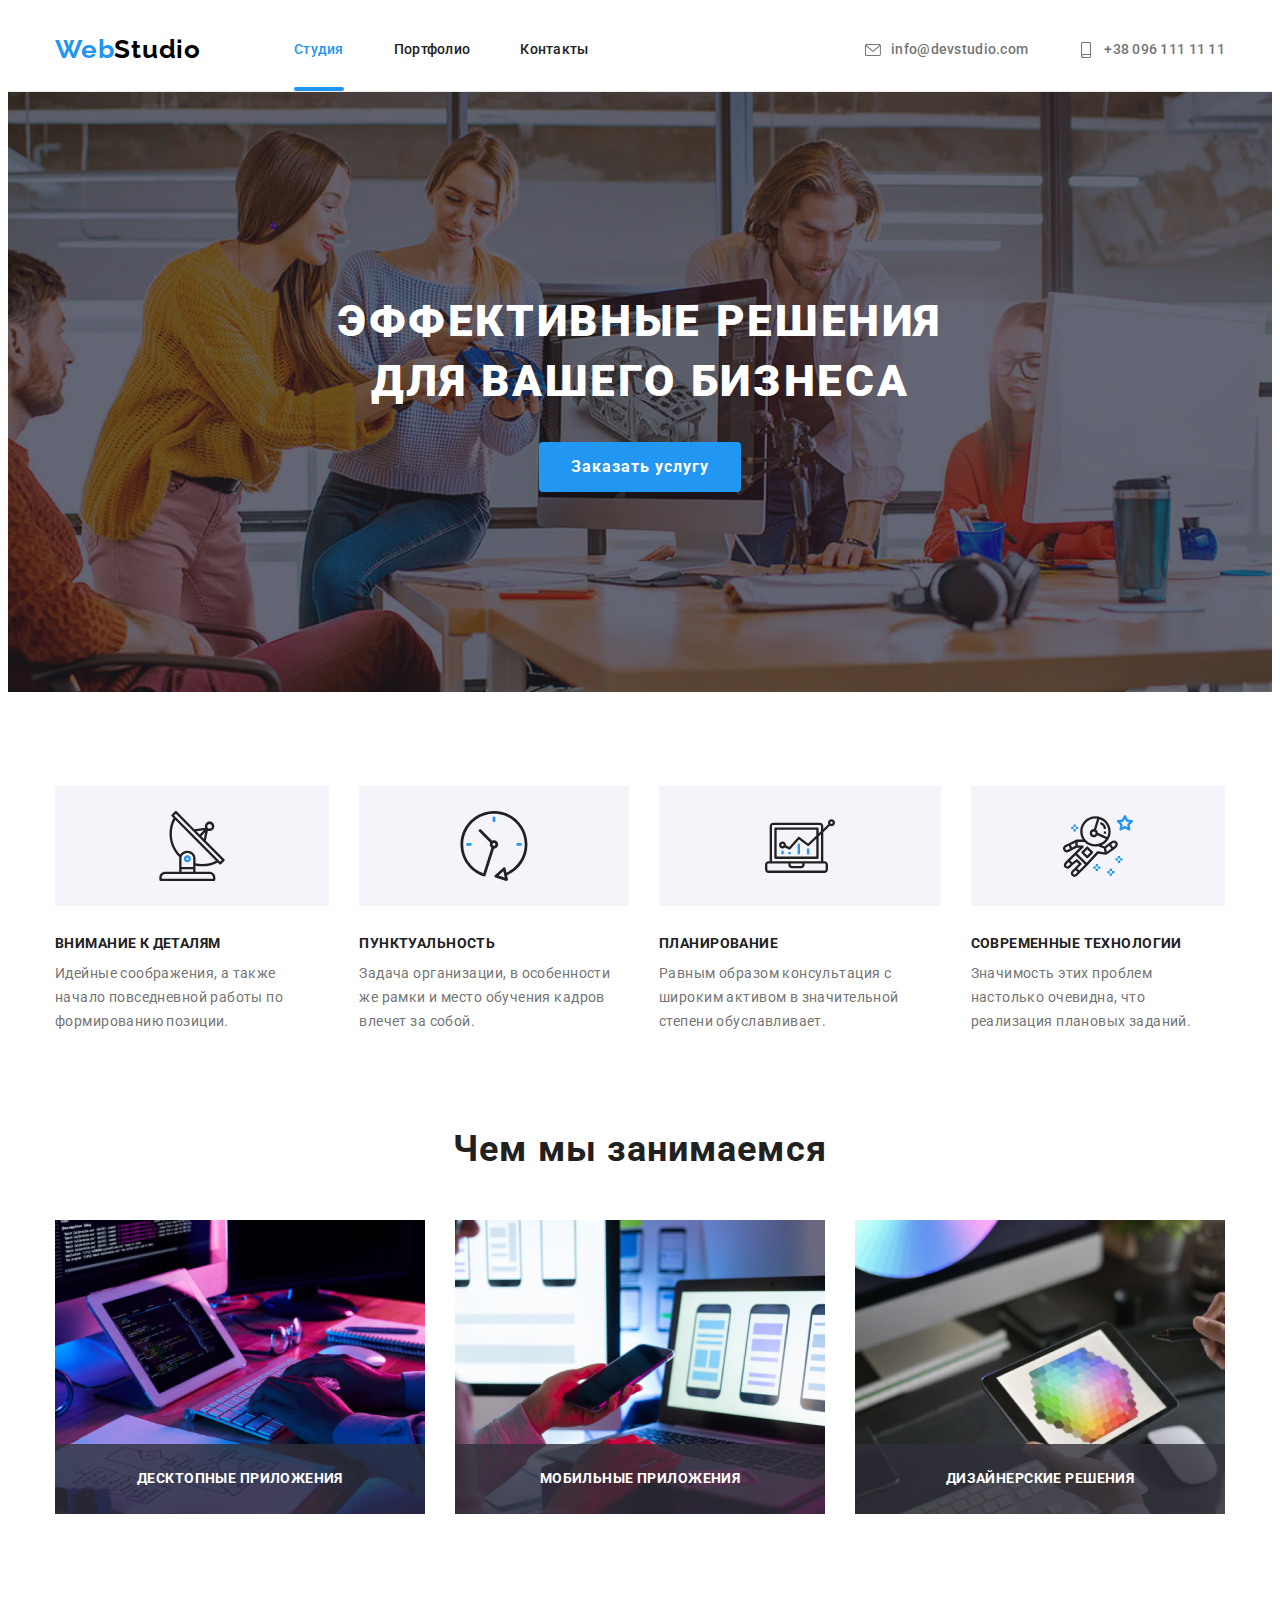
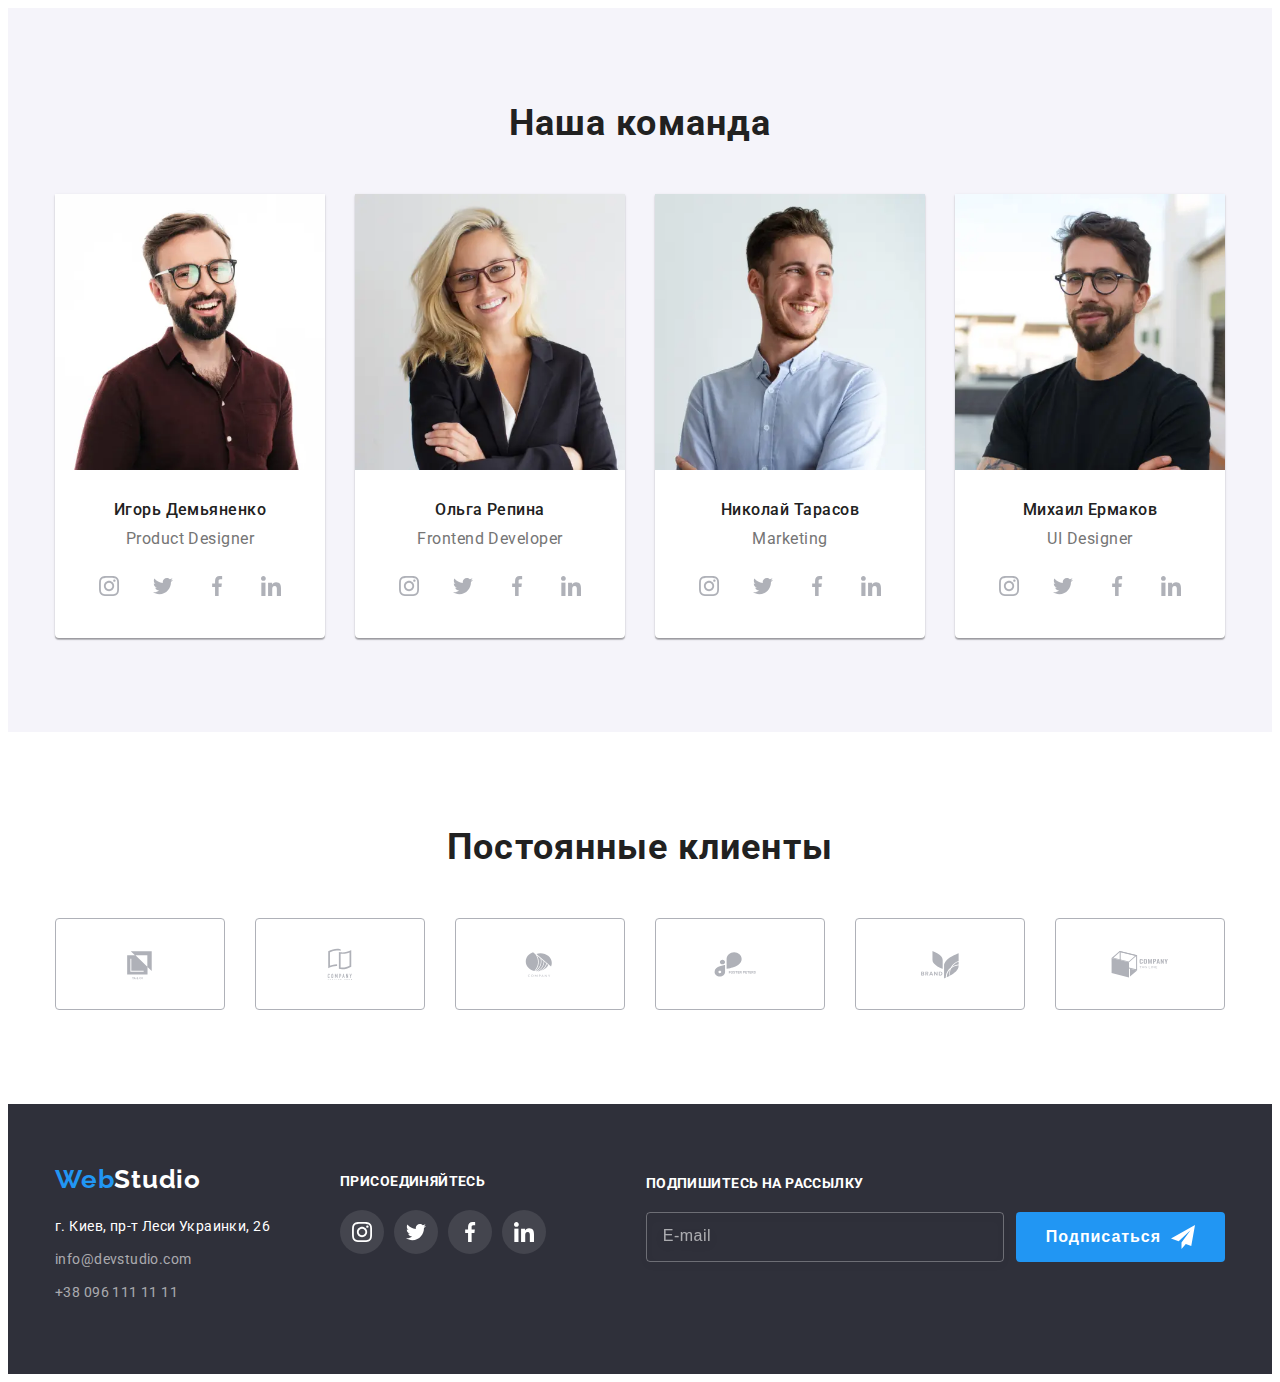
<file: index.html>
<!DOCTYPE html>
<html lang="ru">
  <head>
    <meta charset="UTF-8" />
    <meta http-equiv="X-UA-Compatible" content="IE=edge" />
    <meta name="viewport" content="width=device-width, initial-scale=1.0" />
    <title>Document</title>
    <link
      href="https://fonts.googleapis.com/css2?family=Raleway:wght@700&family=Roboto:wght@400;500;700;900&display=swap"
      rel="stylesheet"
    />
    <link
      rel="stylesheet"
      href="https://cdnjs.cloudflare.com/ajax/libs/modern-normalize/1.1.0/modern-normalize.min.css"
      integrity="sha512-wpPYUAdjBVSE4KJnH1VR1HeZfpl1ub8YT/NKx4PuQ5NmX2tKuGu6U/JRp5y+Y8XG2tV+wKQpNHVUX03MfMFn9Q=="
      crossorigin="anonymous"
      referrerpolicy="no-referrer"
    />
    <link rel="stylesheet" href="./css/main.min.css" />
  </head>
  <body>
    <header class="header">
      <div class="container header__container">
        <a lang="en" href="./index.html" class="logo"
          ><span class="logo__theme_blue">Web</span>Studio</a
        >
        <nav>
          <ul class="site-nav">
            <li class="site-nav__item">
              <a href="./index.html" class="site-nav__link site-nav__link_current">Студия</a>
            </li>
            <li class="site-nav__item">
              <a href="./portfolio.html" class="site-nav__link">Портфолио</a>
            </li>
            <li class="site-nav__item">
              <a href="" class="site-nav__link">Контакты</a>
            </li>
          </ul>
        </nav>
        <ul class="auth-nav">
          <li class="auth-nav__item">
            <a href="mailto:info@devstudio.com" class="auth-nav__link"
              >
              <svg class="auth-nav__icon" width="16" height="16">
                <use href="./images/icons.svg#icon-letter"></use>
              </svg>info@devstudio.com  
            </a>
          </li>
          <li class="auth-nav__item">
            <a href="tel:+380961111111" class="auth-nav__link"
              >
              <svg class="auth-nav__icon" width="16" height="16">
                <use href="./images/icons.svg#icon-smartphone"></use>
              </svg>+38 096 111 11 11
            </a>
          </li>
        </ul>
        <button type="button" class="mobile-menu-btn" data-menu-open>
          <svg width="40" height="40" class="mobile-menu-btn__icon">
            <use href="./images/icons.svg#icon-menu"></use>
          </svg>
        </button>
      </div>
      <div class="mobile-menu" data-menu>
        <div class="container mobile-menu__container">
        <button type="button" class="mobile-menu__close-btn" data-menu-close>
          <svg width="40" height="40" class="mobile-menu__close-icon">
            <use href="./images/icons.svg#icon-close_40px"></use>
          </svg>
        </button>
        <nav>
          <ul class="mobile-menu__nav">
            <li class="mobile-menu__item">
              <a href="./index.html" class="mobile-menu__link mobile-menu__link_current">Студия</a>
            </li>
            <li class="mobile-menu__item">
              <a href="./portfolio.html" class="mobile-menu__link">Портфолио</a>
            </li>
            <li class="mobile-menu__item">
              <a href="" class="mobile-menu__link">Контакты</a>
            </li>
          </ul>
        </nav>
        <ul class="mobile-menu__auth-nav">
          <li class="mobile-menu__auth-nav-item">
            <a href="tel:+380961111111" class="mobile-menu__tel"
              >+38 096 111 11 11
            </a>
          </li>
          <li class="mobile-menu__auth-nav-item">
            <a href="mailto:info@devstudio.com" class="mobile-menu__mail"
              >info@devstudio.com  
            </a>
          </li>
        </ul>
        <ul class="mobile-menu__social">
          <li class="mobile-menu__social-item"><a href="" class="mobile-menu__social-link">Instagram</a></li>
          <li class="mobile-menu__social-item"><a href="" class="mobile-menu__social-link">Twitter</a></li>
          <li class="mobile-menu__social-item"><a href="" class="mobile-menu__social-link">Facebook</a></li>
          <li class="mobile-menu__social-item"><a href="" class="mobile-menu__social-link">LinkedIn</a></li>
        </ul>
      </div>
      </div>
    </header>
    <main>
      <section class="hero">
        <div class="container">
          <h1 class="hero__title">
            Эффективные решения <br />
            для вашего бизнеса
          </h1>
          <button class="hero__btn" type="button" data-modal-open>Заказать услугу</button>
        </div>
      </section>
      <section class="section">
        <div class="container about__container">
          <h2 class="visually-hidden">Наши преимущества</h2>
          <ul class="about">
            <li class="about__item">
              <div class="about__box">
                <svg width="70" height="70">
                  <use href="./images/icons.svg#icon-antenna"></use>
                </svg>
              </div>
              <h3 class="about__title">Внимание к деталям</h3>
              <p class="about__text">
                Идейные соображения, а также начало повседневной работы по
                формированию позиции.
              </p>
            </li>
            <li class="about__item">
               <div class="about__box">
                <svg width="70" height="70">
                  <use href="./images/icons.svg#icon-clock"></use>
                </svg>
              </div>
              <h3 class="about__title">Пунктуальность</h3>
              <p class="about__text">
                Задача организации, в особенности же рамки и место обучения
                кадров влечет за собой.
              </p>
            </li>
            <li class="about__item">
               <div class="about__box">
                <svg width="70" height="70">
                  <use href="./images/icons.svg#icon-diagram"></use>
                </svg>
              </div>
              <h3 class="about__title">Планирование</h3>
              <p class="about__text">
                Равным образом консультация с широким активом в значительной
                степени обуславливает.
              </p>
            </li>
            <li class="about__item">
               <div class="about__box">
                <svg width="70" height="70">
                  <use href="./images/icons.svg#icon-astronaut"></use>
                </svg>
              </div>
              <h3 class="about__title">Современные технологии</h3>
              <p class="about__text">
                Значимость этих проблем настолько очевидна, что реализация
                плановых заданий.
              </p>
            </li>
          </ul>
        </div>
      </section>
      <section class="section section_no-padding-top">
        <div class="container work__container">
          <h2 class="work__title">Чем мы занимаемся</h2>
          <ul class="work">
            <li class="work__item">
              <img src="./images/img.jpg" width="370" alt="Набор кода" />
              <h3 class="work__product">Десктопные приложения</h3>
            </li>
            <li class="work__item">
              <img src="./images/img2.jpg" width="370" alt="Мобильный дизайн" />
              <h3 class="work__product">Мобильные приложения</h3>
            </li>
            <li class="work__item">
              <img src="./images/img3.jpg" width="370" alt="Выбор цвета" />
              <h3 class="work__product">Дизайнерские решения</h3>
            </li>
          </ul>
        </div>
      </section>
      <section class="section section_padding_bc">
        <div class="container team__container">
          <h2 class="team__title">Наша команда</h2>
          <ul class="team">
            <li class="team__item">
              <picture>
                <source srcset="./images/employee1.webp 1x, ./images/employee1@2x.webp 2x" media="(min-width: 1200px)" type="image/webp">
                <source srcset="./images/employee1.jpg 1x, ./images/employee1@2x.jpg 2x" media="(min-width: 1200px)">
                <source srcset="./images/employee1.webp 1x, ./images/employee1@2x.webp 2x" media="(min-width: 768px)" type="image/webp">
                <source srcset="./images/employee1.jpg 1x, ./images/employee1@2x.jpg 2x" media="(min-width: 768px)">
                <source srcset="./images/employee1.webp 1x, ./images/employee1@2x.webp 2x" media="(max-width: 767px)" type="image/webp">
                <source srcset="./images/employee1.jpg 1x, ./images/employee1@2x.jpg 2x" media="(max-width: 767px)">
              <img class="team__img" src="./images/employee1.jpg" alt="Игорь Демьяненко" />
              </picture>
              <div class="team__box">
                <h3 class="team__name">Игорь Демьяненко</h3>
                <p class="team__position" lang="en">Product Designer</p>
                <ul class="social">
                  <li class="social__item">
                    <a href="" class="social__link">
                      <svg class="social__icon" width="20" height="20">
                        <use href="./images/icons.svg#icon-insta"></use>
                      </svg>
                    </a>
                  </li>
                  <li class="social__item">
                    <a href="" class="social__link">
                      <svg class="social__icon" width="20" height="20">
                        <use href="./images/icons.svg#icon-twitter"></use>
                      </svg>
                    </a>
                  </li>
                  <li class="social__item">
                    <a href="" class="social__link">
                      <svg class="social__icon" width="20" height="20">
                        <use href="./images/icons.svg#icon-facebook"></use>
                      </svg>
                    </a>
                  </li>
                  <li class="social__item">
                    <a href="" class="social__link">
                      <svg class="social__icon" width="20" height="20">
                        <use href="./images/icons.svg#icon-linkedin"></use>
                      </svg>
                    </a>
                  </li>
                </ul>
              </div>
              </li>
            <li class="team__item">
              <picture>
                <source srcset="./images/employee2.webp 1x, ./images/employee2@2x.webp 2x" media="(min-width: 1200px)" type="image/webp">
                <source srcset="./images/employee2.jpg 1x, ./images/employee2@2x.jpg 2x" media="(min-width: 1200px)">
                <source srcset="./images/employee2.webp 1x, ./images/employee2@2x.webp 2x" media="(min-width: 768px)" type="image/webp">
                <source srcset="./images/employee2.jpg 1x, ./images/employee2@2x.jpg 2x" media="(min-width: 768px)">
                <source srcset="./images/employee2.webp 1x, ./images/employee2@2x.webp 2x" media="(max-width: 767px)" type="image/webp">
                <source srcset="./images/employee2.jpg 1x, ./images/employee2@2x.jpg 2x" media="(max-width: 767px)">
              <img class="team__img" src="./images/employee2.jpg" alt="Ольга Репина" />
              </picture>
              <div class="team__box">
                <h3 class="team__name">Ольга Репина</h3>
                <p class="team__position" lang="en">Frontend Developer</p>
                <ul class="social">
                  <li class="social__item">
                    <a href="" class="social__link">
                      <svg class="social__icon" width="20" height="20">
                        <use href="./images/icons.svg#icon-insta"></use>
                      </svg>
                    </a>
                  </li>
                  <li class="social__item">
                    <a href="" class="social__link">
                      <svg class="social__icon" width="20" height="20">
                        <use href="./images/icons.svg#icon-twitter"></use>
                      </svg>
                    </a>
                  </li>
                  <li class="social__item">
                    <a href="" class="social__link">
                      <svg class="social__icon" width="20" height="20">
                        <use href="./images/icons.svg#icon-facebook"></use>
                      </svg>
                    </a>
                  </li>
                  <li class="social__item">
                    <a href="" class="social__link">
                      <svg class="social__icon" width="20" height="20">
                        <use href="./images/icons.svg#icon-linkedin"></use>
                      </svg>
                    </a>
                  </li>
                </ul>
              </div>
            </li>
            <li class="team__item">
              <picture>
                <source srcset="./images/employee3.webp 1x, ./images/employee3@2x.webp 2x" media="(min-width: 1200px)" type="image/webp">
                <source srcset="./images/employee3.jpg 1x, ./images/employee3@2x.jpg 2x" media="(min-width: 1200px)">
                <source srcset="./images/employee3.webp 1x, ./images/employee3@2x.webp 2x" media="(min-width: 768px)" type="image/webp">
                <source srcset="./images/employee3.jpg 1x, ./images/employee3@2x.jpg 2x" media="(min-width: 768px)">
                <source srcset="./images/employee3.webp 1x, ./images/employee3@2x.webp 2x" media="(max-width: 767px)" type="image/webp">
                <source srcset="./images/employee3.jpg 1x, ./images/employee3@2x.jpg 2x" media="(max-width: 767px)">
              <img class="team__img" src="./images/employee3.jpg" alt="Николай Тарасов" />
              </picture>
              <div class="team__box">
                <h3 class="team__name">Николай Тарасов</h3>
                <p class="team__position" lang="en">Marketing</p>
                <ul class="social">
                  <li class="social__item">
                    <a href="" class="social__link">
                      <svg class="social__icon" width="20" height="20">
                        <use href="./images/icons.svg#icon-insta"></use>
                      </svg>
                    </a>
                  </li>
                  <li class="social__item">
                    <a href="" class="social__link">
                      <svg class="social__icon" width="20" height="20">
                        <use href="./images/icons.svg#icon-twitter"></use>
                      </svg>
                    </a>
                  </li>
                  <li class="social__item">
                    <a href="" class="social__link">
                      <svg class="social__icon" width="20" height="20">
                        <use href="./images/icons.svg#icon-facebook"></use>
                      </svg>
                    </a>
                  </li>
                  <li class="social__item">
                    <a href="" class="social__link">
                      <svg class="social__icon" width="20" height="20">
                        <use href="./images/icons.svg#icon-linkedin"></use>
                      </svg>
                    </a>
                  </li>
                </ul>
              </div>
            </li>
            <li class="team__item">
              <picture>
                <source srcset="./images/employee4.webp 1x, ./images/employee4@2x.webp 2x" media="(min-width: 1200px)" type="image/webp">
                <source srcset="./images/employee4.jpg 1x, ./images/employee4@2x.jpg 2x" media="(min-width: 1200px)">
                <source srcset="./images/employee4.webp 1x, ./images/employee4@2x.webp 2x" media="(min-width: 768px)" type="image/webp">
                <source srcset="./images/employee4.jpg 1x, ./images/employee4@2x.jpg 2x" media="(min-width: 768px)">
                <source srcset="./images/employee4.webp 1x, ./images/employee4@2x.webp 2x" media="(max-width: 767px)" type="image/webp">
                <source srcset="./images/employee4.jpg 1x, ./images/employee4@2x.jpg 2x" media="(max-width: 767px)">
              <img class="team__img" src="./images/employee4.jpg" alt="Михаил Ермаков" />
              </picture>
              <div class="team__box">
                <h3 class="team__name">Михаил Ермаков</h3>
                <p class="team__position" lang="en">UI Designer</p>
                <ul class="social">
                  <li class="social__item">
                    <a href="" class="social__link">
                      <svg class="social__icon" width="20" height="20">
                        <use href="./images/icons.svg#icon-insta"></use>
                      </svg>
                    </a>
                  </li>
                  <li class="social__item">
                    <a href="" class="social__link">
                      <svg class="social__icon" width="20" height="20">
                        <use href="./images/icons.svg#icon-twitter"></use>
                      </svg>
                    </a>
                  </li>
                  <li class="social__item">
                    <a href="" class="social__link">
                      <svg class="social__icon" width="20" height="20">
                        <use href="./images/icons.svg#icon-facebook"></use>
                      </svg>
                    </a>
                  </li>
                  <li class="social__item">
                    <a href="" class="social__link">
                      <svg class="social__icon" width="20" height="20">
                        <use href="./images/icons.svg#icon-linkedin"></use>
                      </svg>
                    </a>
                  </li>
                </ul>
              </div>
            </li>
          </ul>
        </div>
      </section>
      <section class="section">
        <div class="container companies__container">
        <h2 class="companies__title">Постоянные клиенты</h2>
        <ul class="companies">
          <li class="companies__item">
            <a href="" class="companies__link">
              <svg class="companies__icon" width="106" height="60">
                <use href="./images/icons.svg#icon-logo"></use>
              </svg>
            </a>
          </li>
          <li class="companies__item">
            <a href="" class="companies__link">
              <svg class="companies__icon" width="106" height="60">
                <use href="./images/icons.svg#icon-logo2"></use>
              </svg>
            </a>
          </li>
          <li class="companies__item">
            <a href="" class="companies__link">
              <svg class="companies__icon" width="106" height="60">
                <use href="./images/icons.svg#icon-logo3"></use>
              </svg>
            </a>
          </li>
          <li class="companies__item">
            <a href="" class="companies__link">
              <svg class="companies__icon" width="106" height="60">
                <use href="./images/icons.svg#icon-logo4"></use>
              </svg>
            </a>
          </li>
          <li class="companies__item">
            <a href="" class="companies__link">
              <svg class="companies__icon" width="106" height="60">
                <use href="./images/icons.svg#icon-logo5"></use>
              </svg>
            </a>
          </li>
          <li class="companies__item">
            <a href="" class="companies__link">
              <svg class="companies__icon" width="106" height="60">
                <use href="./images/icons.svg#icon-logo6"></use>
              </svg>
            </a>
          </li>
        </ul>
        </div>
      </section>
    </main>
    <footer class="footer">
      <div class="container footer__container">
        <div class="footer__wrapper">
        <div class="footer__box">
        <a lang="en" href="./index.html" class="footer__logo"
          ><span class="logo__theme_blue">Web</span>Studio</a
        >
        <address class="address">
          <ul>
            <li class="address__item">
              <a
                class="address__link"
                href="https://goo.gl/maps/EzLzW8RFUtjxbbLT6"
                target="_blank"
                rel="noreferrer nofollow noopener"
              >
                г. Киев, пр-т Леси Украинки, 26
              </a>
            </li>
            <li class="address__item">
              <a href="mailto:info@devstudio.com" class="address__contact"
                >info@devstudio.com</a
              >
            </li>
            <li class="address__item">
              <a href="tel:+380961111111" class="address__contact"
                >+38 096 111 11 11</a
              >
            </li>
          </ul>
        </address>
        </div>
        <div class="footer__embed">
        <p class="footer__appeal">Присоединяйтесь</p>
        <ul class="footer__social">
          <li class="footer__social-item"><a href="" class="footer__social-link">
            <svg class="footer__social-icon" width="20" height="20">
              <use href="./images/icons.svg#icon-insta"></use>
            </svg>
          </a></li>
          <li class="footer__social-item"><a href="" class="footer__social-link">
             <svg class="footer__social-icon" width="20" height="20">
              <use href="./images/icons.svg#icon-twitter"></use>
            </svg>
          </a></li>
          <li class="footer__social-item"><a href="" class="footer__social-link">
             <svg class="footer__social-icon" width="20" height="20">
              <use href="./images/icons.svg#icon-facebook"></use>
            </svg>
          </a></li>
          <li class="footer__social-item"><a href="" class="footer__social-link">
             <svg class="footer__social-icon" width="20" height="20">
              <use href="./images/icons.svg#icon-linkedin"></use>
            </svg>
          </a></li>
        </ul>
        </div>
      </div>
        <div class="footer__subscription">
          <p class="footer__appeal">Подпишитесь на рассылку</p>
          <form class="footer__wrap-form">
            <label>
              <input name="user_email" class="footer__input" type="email" placeholder="E-mail" required/>
            </label>
            <button type="submit" class="footer__submit-btn">Подписаться
              <svg width=24 height=24>
                <use href="./images/icons.svg#icon-send"></use>
              </svg>
            </button>
          </form>
        </div>
      </div>
    </footer>

    <div class="backdrop is-hidden" data-modal>
      <div class="modal">
        <button type="button" class="modal__close-btn" data-modal-close>
          <svg class="modal__close-icon" width="11" height="11">
            <use href="./images/icons.svg#close-icon"></use>
          </svg>
        </button>
        <strong class="contact__appeal">Оставьте свои данные, мы вам перезвоним</strong>
        <form>
          <label class="contact__form">
            <span class="contact__name">Имя</span>
            <span class="contact__form-wrapper">
            <input name="user_name" class="contact__input" type="text" required>
            <svg class="contact__icon">
              <use href="./images/icons.svg#icon-person"></use>
            </svg>
          </span>
          </label>
          <label class="contact__form">
            <span class="contact__name">Телефон</span>
            <span class="contact__form-wrapper">
            <input name="user_phone" class="contact__input" type="tel" required>
            <svg class="contact__icon">
              <use href="./images/icons.svg#icon-phone"></use>
            </svg>
          </span>
          </label>
          <label class="contact__form">
            <span class="contact__name">Почта</span>
            <span class="contact__form-wrapper">
            <input name="user_mail" class="contact__input" type="email">
            <svg class="contact__icon">
              <use href="./images/icons.svg#icon-email"></use>
            </svg>
          </span>
          </label>
          <label class="contact__area">
            <span class="contact__name">Комментарий</span>
            <textarea name="user_message" class="contact__message" placeholder="Введите текст" required></textarea>
          </label>
          <div class="contact__checkbox-wrapper">
            <input name="accept-polisy" type="checkbox" class="contact__checkbox visually-hidden" id="contact__checkbox-policy">
            <label for="contact__checkbox-policy" class="contact__checkbox-label">Соглашаюсь с рассылкой и принимаю&nbsp;<a href="">Условия договора</a></label>
          </div>
          <button type="submit" class="contact__submit-btn">Отправить</button>
        </form>
      </div>
    </div>
    <script src="./js/modal.js"></script>
    <script src="./js/menu.js"></script>
  </body>
</html>
</file>
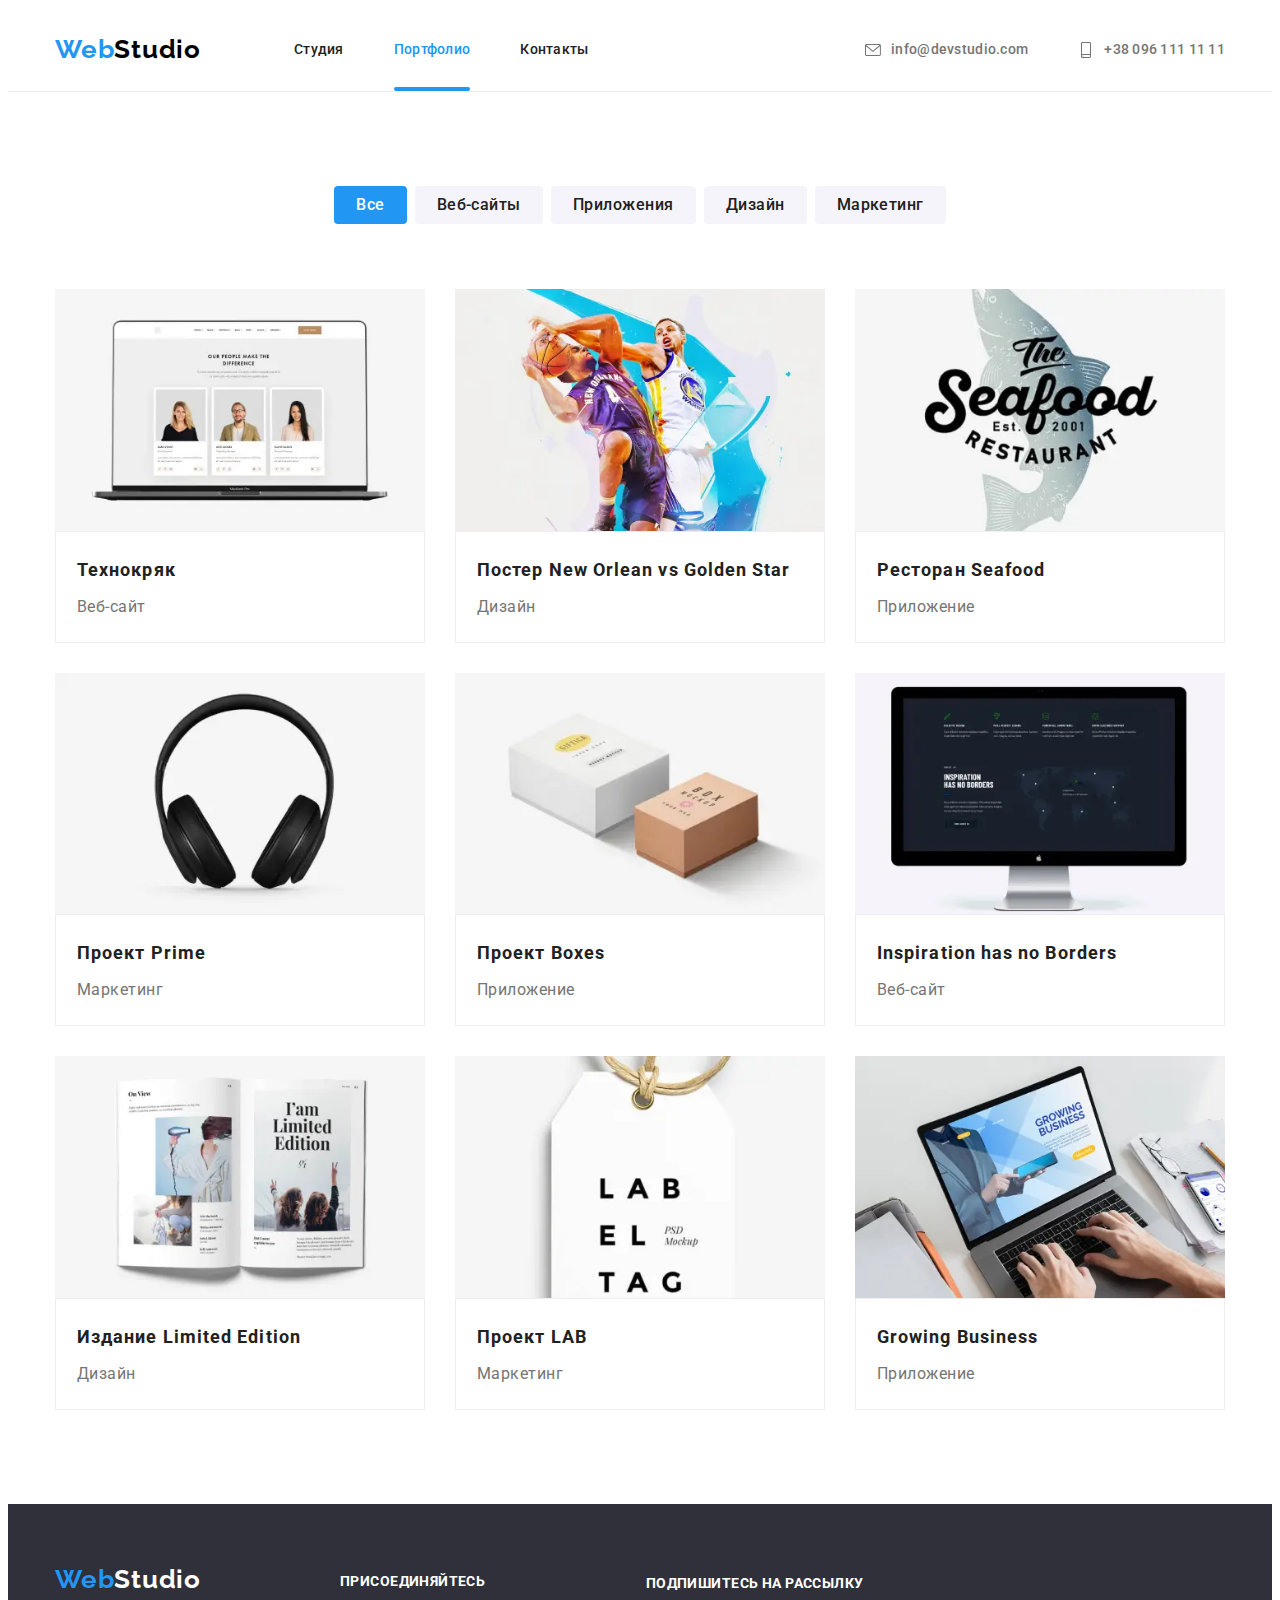
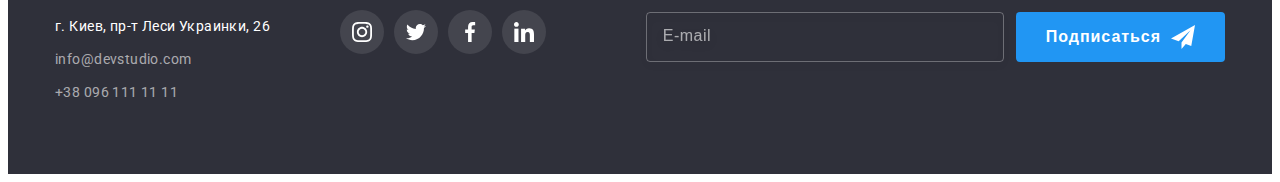
<file: portfolio.html>
<!DOCTYPE html>
<html lang="ru">
  <head>
    <meta charset="UTF-8" />
    <meta http-equiv="X-UA-Compatible" content="IE=edge" />
    <meta name="viewport" content="width=device-width, initial-scale=1.0" />
    <title>Document</title>
    <link
      href="https://fonts.googleapis.com/css2?family=Raleway:wght@700&family=Roboto:wght@400;500;700;900&display=swap"
      rel="stylesheet"
    />
    <link
      rel="stylesheet"
      href="https://cdnjs.cloudflare.com/ajax/libs/modern-normalize/1.1.0/modern-normalize.min.css"
      integrity="sha512-wpPYUAdjBVSE4KJnH1VR1HeZfpl1ub8YT/NKx4PuQ5NmX2tKuGu6U/JRp5y+Y8XG2tV+wKQpNHVUX03MfMFn9Q=="
      crossorigin="anonymous"
      referrerpolicy="no-referrer"
    />
    <link rel="stylesheet" href="./css/main.min.css" />
  </head>
  <body>
    <header class="header">
      <div class="container header__container">
        <a lang="en" href="./index.html" class="logo"
          ><span class="logo__theme_blue">Web</span>Studio</a
        >
        <nav>
          <ul class="site-nav">
            <li class="site-nav__item">
              <a href="./index.html" class="site-nav__link">Студия</a>
            </li>
            <li class="site-nav__item">
              <a href="./portfolio.html" class="site-nav__link site-nav__link_current">Портфолио</a>
            </li>
            <li class="site-nav__item">
              <a href="" class="site-nav__link">Контакты</a>
            </li>
          </ul>
        </nav>
        <ul class="auth-nav">
          <li class="auth-nav__item auth-nav__item_mail">
            <a href="mailto:info@devstudio.com" class="auth-nav__link"
              >
              <svg class="auth-nav__icon" width="16" height="16">
                <use href="./images/icons.svg#icon-letter"></use>
              </svg>info@devstudio.com  
            </a>
          </li>
          <li class="auth-nav__item auth-nav__item_tel">
            <a href="tel:+380961111111" class="auth-nav__link"
              >
              <svg class="auth-nav__icon" width="16" height="16">
                <use href="./images/icons.svg#icon-smartphone"></use>
              </svg>+38 096 111 11 11
            </a>
          </li>
        </ul>
        <button type="button" class="mobile-menu-btn" data-menu-open>
          <svg width="40" height="40" class="mobile-menu-btn__icon">
            <use href="./images/icons.svg#icon-menu"></use>
          </svg>
        </button>
      </div>
      <div class="mobile-menu" data-menu>
        <div class="container mobile-menu__container">
        <button type="button" class="mobile-menu__close-btn" data-menu-close>
          <svg width="40" height="40" class="mobile-menu__close-icon">
            <use href="./images/icons.svg#icon-close_40px"></use>
          </svg>
        </button>
        <nav>
          <ul class="mobile-menu__nav">
            <li class="mobile-menu__item">
              <a href="./index.html" class="mobile-menu__link">Студия</a>
            </li>
            <li class="mobile-menu__item">
              <a href="./portfolio.html" class="mobile-menu__link mobile-menu__link_current">Портфолио</a>
            </li>
            <li class="mobile-menu__item">
              <a href="" class="mobile-menu__link">Контакты</a>
            </li>
          </ul>
        </nav>
        <ul class="mobile-menu__auth-nav">
          <li class="mobile-menu__auth-nav-item">
            <a href="tel:+380961111111" class="mobile-menu__tel"
              >+38 096 111 11 11
            </a>
          </li>
          <li class="mobile-menu__auth-nav-item">
            <a href="mailto:info@devstudio.com" class="mobile-menu__mail"
              >info@devstudio.com  
            </a>
          </li>
        </ul>
        <ul class="mobile-menu__social">
          <li class="mobile-menu__social-item"><a href="" class="mobile-menu__social-link">Instagram</a></li>
          <li class="mobile-menu__social-item"><a href="" class="mobile-menu__social-link">Twitter</a></li>
          <li class="mobile-menu__social-item"><a href="" class="mobile-menu__social-link">Facebook</a></li>
          <li class="mobile-menu__social-item"><a href="" class="mobile-menu__social-link">LinkedIn</a></li>
        </ul>
      </div>
      </div>
    </header>
    <main>
      <section class="section">
        <div class="container portfolio__container">
          <h1 class="visually-hidden">Примеры работ</h1>
          <ul class="portfolio__btn">
            <li class="overbtn">
              <button class="overbtn-item overbtn-item-main" type="button">Все</button>
            </li>
            <li class="overbtn">
              <button class="overbtn-item" type="button">Веб-сайты</button>
            </li>
            <li class="overbtn">
              <button class="overbtn-item" type="button">Приложения</button>
            </li>
            <li class="overbtn">
              <button class="overbtn-item" type="button">Дизайн</button>
            </li>
            <li class="overbtn">
              <button class="overbtn-item" type="button">Маркетинг</button>
            </li>
          </ul>
          <ul class="portfolio__work">
            <li class="portfolio__item">
              <a href="" class="portfolio__link">
                <div class="portfolio__wrapper">
                  <picture>
                    <source srcset="./images/portfolio1.webp 1x, ./images/portfolio1@2x.webp 2x" media="(min-width: 1200px)" type="image/webp">
                    <source srcset="./images/portfolio1.jpg 1x, ./images/portfolio1@2x.jpg 2x" media="(min-width: 1200px)">
                    <source srcset="./images/portfolio1.webp 1x, ./images/portfolio1@2x.webp 2x" media="(min-width: 768px)" type="image/webp">
                    <source srcset="./images/portfolio1.jpg 1x, ./images/portfolio1@2x.jpg 2x" media="(min-width: 768px)">
                    <source srcset="./images/portfolio1.webp 1x, ./images/portfolio1@2x.webp 2x" media="(max-width: 767px)" type="image/webp">
                    <source srcset="./images/portfolio1.jpg 1x, ./images/portfolio1@2x.jpg 2x" media="(max-width: 767px)">
                    <img src="./images/portfolio1.jpg" alt="Технокряк" />
                  </picture>
                  <p class="overlay">Технокряк это современная площадка распространения коронавируса. Компании используют эту платформу для цифрового шпионажа и атак на защищённые сервера конкурентов.</p>
                </div>
              <div class="portfolio__box">
                <h2 class="portfolio__title">Технокряк</h2>
                <p class="portfolio__description portfolio__description_hight">Веб-сайт</p>
              </div>
              </a>
            </li>
            <li class="portfolio__item">
              <a href="" class="portfolio__link">
                <div class="portfolio__wrapper">
                  <picture>
                    <source srcset="./images/portfolio2.webp 1x, ./images/portfolio2@2x.webp 2x" media="(min-width: 1200px)" type="image/webp">
                    <source srcset="./images/portfolio2.jpg 1x, ./images/portfolio2@2x.jpg 2x" media="(min-width: 1200px)">
                    <source srcset="./images/portfolio2.webp 1x, ./images/portfolio2@2x.webp 2x" media="(min-width: 768px)" type="image/webp">
                    <source srcset="./images/portfolio2.jpg 1x, ./images/portfolio2@2x.jpg 2x" media="(min-width: 768px)">
                    <source srcset="./images/portfolio2.webp 1x, ./images/portfolio2@2x.webp 2x" media="(max-width: 767px)" type="image/webp">
                    <source srcset="./images/portfolio2.jpg 1x, ./images/portfolio2@2x.jpg 2x" media="(max-width: 767px)">
                    <img src="./images/portfolio2.jpg" alt="Постер" />
                  </picture>
              <p class="overlay">Технокряк это современная площадка распространения коронавируса. Компании используют эту платформу для цифрового шпионажа и атак на защищённые сервера конкурентов.</p>
                </div>
              <div class="portfolio__box">
                <h2 class="portfolio__title">
                  Постер <span lang="en">New Orlean vs Golden Star</span>
                </h2>
                <p class="portfolio__description">Дизайн</p>
              </div>
              </a>
            </li>
            <li class="portfolio__item">
              <a href="" class="portfolio__link">
                <div class="portfolio__wrapper">
                  <picture>
                    <source srcset="./images/portfolio3.webp 1x, ./images/portfolio3@2x.webp 2x" media="(min-width: 1200px)" type="image/webp">
                    <source srcset="./images/portfolio3.jpg 1x, ./images/portfolio3@2x.jpg 2x" media="(min-width: 1200px)">
                    <source srcset="./images/portfolio3.webp 1x, ./images/portfolio3@2x.webp 2x" media="(min-width: 768px)" type="image/webp">
                    <source srcset="./images/portfolio3.jpg 1x, ./images/portfolio3@2x.jpg 2x" media="(min-width: 768px)">
                    <source srcset="./images/portfolio3.webp 1x, ./images/portfolio3@2x.webp 2x" media="(max-width: 767px)" type="image/webp">
                    <source srcset="./images/portfolio3.jpg 1x, ./images/portfolio3@2x.jpg 2x" media="(max-width: 767px)">
                    <img src="./images/portfolio3.jpg" alt="Ресторан" />
                  </picture>
              <p class="overlay">Технокряк это современная площадка распространения коронавируса. Компании используют эту платформу для цифрового шпионажа и атак на защищённые сервера конкурентов.</p>
                </div>
              <div class="portfolio__box">
                <h2 class="portfolio__title">
                  Ресторан <span lang="en">Seafood</span>
                </h2>
                <p class="portfolio__description">Приложение</p>
              </div>
              </a>
            </li>
            <li class="portfolio__item">
              <a href="" class="portfolio__link">
                <div class="portfolio__wrapper">
                  <picture>
                    <source srcset="./images/portfolio4.webp 1x, ./images/portfolio4@2x.webp 2x" media="(min-width: 1200px)" type="image/webp">
                    <source srcset="./images/portfolio4.jpg 1x, ./images/portfolio4@2x.jpg 2x" media="(min-width: 1200px)">
                    <source srcset="./images/portfolio4.webp 1x, ./images/portfolio4@2x.webp 2x" media="(min-width: 768px)" type="image/webp">
                    <source srcset="./images/portfolio4.jpg 1x, ./images/portfolio4@2x.jpg 2x" media="(min-width: 768px)">
                    <source srcset="./images/portfolio4.webp 1x, ./images/portfolio4@2x.webp 2x" media="(max-width: 767px)" type="image/webp">
                    <source srcset="./images/portfolio4.jpg 1x, ./images/portfolio4@2x.jpg 2x" media="(max-width: 767px)">
                    <img src="./images/portfolio4.jpg" alt="Наушники" />
                  </picture>
              <p class="overlay">Технокряк это современная площадка распространения коронавируса. Компании используют эту платформу для цифрового шпионажа и атак на защищённые сервера конкурентов.</p>
                </div>
              <div class="portfolio__box">
                <h2 class="portfolio__title">Проект <span lang="en">Prime</span></h2>
                <p class="portfolio__description">Маркетинг</p>
              </div>
              </a>
            </li>
            <li class="portfolio__item">
              <a href="" class="portfolio__link">
                <div class="portfolio__wrapper">
                  <picture>
                    <source srcset="./images/portfolio5.webp 1x, ./images/portfolio5@2x.webp 2x" media="(min-width: 1200px)" type="image/webp">
                    <source srcset="./images/portfolio5.jpg 1x, ./images/portfolio5@2x.jpg 2x" media="(min-width: 1200px)">
                    <source srcset="./images/portfolio5.webp 1x, ./images/portfolio5@2x.webp 2x" media="(min-width: 768px)" type="image/webp">
                    <source srcset="./images/portfolio5.jpg 1x, ./images/portfolio5@2x.jpg 2x" media="(min-width: 768px)">
                    <source srcset="./images/portfolio5.webp 1x, ./images/portfolio5@2x.webp 2x" media="(max-width: 767px)" type="image/webp">
                    <source srcset="./images/portfolio5.jpg 1x, ./images/portfolio5@2x.jpg 2x" media="(max-width: 767px)">
                    <img src="./images/portfolio5.jpg" alt="Коробки" />
                  </picture>
              <p class="overlay">Технокряк это современная площадка распространения коронавируса. Компании используют эту платформу для цифрового шпионажа и атак на защищённые сервера конкурентов.</p>
                </div>
              <div class="portfolio__box">
                <h2 class="portfolio__title">Проект <span lang="en">Boxes</span></h2>
                <p class="portfolio__description">Приложение</p>
              </div>
              </a>
            </li>
            <li class="portfolio__item">
              <a href="" class="portfolio__link">
                <div class="portfolio__wrapper">
                  <picture>
                    <source srcset="./images/portfolio6.webp 1x, ./images/portfolio6@2x.webp 2x" media="(min-width: 1200px)" type="image/webp">
                    <source srcset="./images/portfolio6.jpg 1x, ./images/portfolio6@2x.jpg 2x" media="(min-width: 1200px)">
                    <source srcset="./images/portfolio6.webp 1x, ./images/portfolio6@2x.webp 2x" media="(min-width: 768px)" type="image/webp">
                    <source srcset="./images/portfolio6.jpg 1x, ./images/portfolio6@2x.jpg 2x" media="(min-width: 768px)">
                    <source srcset="./images/portfolio6.webp 1x, ./images/portfolio6@2x.webp 2x" media="(max-width: 767px)" type="image/webp">
                    <source srcset="./images/portfolio6.jpg 1x, ./images/portfolio6@2x.jpg 2x" media="(max-width: 767px)">
                    <img src="./images/portfolio6.jpg" alt="Монитор" />
                  </picture>
              <p class="overlay">Технокряк это современная площадка распространения коронавируса. Компании используют эту платформу для цифрового шпионажа и атак на защищённые сервера конкурентов.</p>
                </div>
              <div class="portfolio__box">
                <h2 class="portfolio__title">
                  <span lang="en">Inspiration has no Borders</span>
                </h2>
                <p class="portfolio__description">Веб-сайт</p>
              </div>
              </a>
            </li>
            <li class="portfolio__item">
              <a href="" class="portfolio__link">
                <div class="portfolio__wrapper">
                  <picture>
                    <source srcset="./images/portfolio7.webp 1x, ./images/portfolio7@2x.webp 2x" media="(min-width: 1200px)" type="image/webp">
                    <source srcset="./images/portfolio7.jpg 1x, ./images/portfolio7@2x.jpg 2x" media="(min-width: 1200px)">
                    <source srcset="./images/portfolio7.webp 1x, ./images/portfolio7@2x.webp 2x" media="(min-width: 768px)" type="image/webp">
                    <source srcset="./images/portfolio7.jpg 1x, ./images/portfolio7@2x.jpg 2x" media="(min-width: 768px)">
                    <source srcset="./images/portfolio7.webp 1x, ./images/portfolio7@2x.webp 2x" media="(max-width: 767px)" type="image/webp">
                    <source srcset="./images/portfolio7.jpg 1x, ./images/portfolio7@2x.jpg 2x" media="(max-width: 767px)">
                    <img src="./images/portfolio7.jpg" alt="Журнал" />
                  </picture>
              <p class="overlay">Технокряк это современная площадка распространения коронавируса. Компании используют эту платформу для цифрового шпионажа и атак на защищённые сервера конкурентов.</p>
                </div>
              <div class="portfolio__box">
                <h2 class="portfolio__title">
                  Издание <span lang="en">Limited Edition</span>
                </h2>
                <p class="portfolio__description">Дизайн</p>
              </div>
              </a>
            </li>
            <li class="portfolio__item">
              <a href="" class="portfolio__link">
                <div class="portfolio__wrapper">
                  <picture>
                    <source srcset="./images/portfolio8.webp 1x, ./images/portfolio8@2x.webp 2x" media="(min-width: 1200px)" type="image/webp">
                    <source srcset="./images/portfolio8.jpg 1x, ./images/portfolio8@2x.jpg 2x" media="(min-width: 1200px)">
                    <source srcset="./images/portfolio8.webp 1x, ./images/portfolio8@2x.webp 2x" media="(min-width: 768px)" type="image/webp">
                    <source srcset="./images/portfolio8.jpg 1x, ./images/portfolio8@2x.jpg 2x" media="(min-width: 768px)">
                    <source srcset="./images/portfolio8.webp 1x, ./images/portfolio8@2x.webp 2x" media="(max-width: 767px)" type="image/webp">
                    <source srcset="./images/portfolio8.jpg 1x, ./images/portfolio8@2x.jpg 2x" media="(max-width: 767px)">
                    <img src="./images/portfolio8.jpg" alt="Бирка" />
                  </picture>
              <p class="overlay">Технокряк это современная площадка распространения коронавируса. Компании используют эту платформу для цифрового шпионажа и атак на защищённые сервера конкурентов.</p>
                </div>
              <div class="portfolio__box">
                <h2 class="portfolio__title">Проект <span lang="en">LAB</span></h2>
                <p class="portfolio__description">Маркетинг</p>
              </div>
              </a>
            </li>
            <li class="portfolio__item">
              <a href="" class="portfolio__link">
                <div class="portfolio__wrapper">
                  <picture>
                    <source srcset="./images/portfolio9.webp 1x, ./images/portfolio9@2x.webp 2x" media="(min-width: 1200px)" type="image/webp">
                    <source srcset="./images/portfolio9.jpg 1x, ./images/portfolio9@2x.jpg 2x" media="(min-width: 1200px)">
                    <source srcset="./images/portfolio9.webp 1x, ./images/portfolio9@2x.webp 2x" media="(min-width: 768px)" type="image/webp">
                    <source srcset="./images/portfolio9.jpg 1x, ./images/portfolio9@2x.jpg 2x" media="(min-width: 768px)">
                    <source srcset="./images/portfolio9.webp 1x, ./images/portfolio9@2x.webp 2x" media="(max-width: 767px)" type="image/webp">
                    <source srcset="./images/portfolio9.jpg 1x, ./images/portfolio9@2x.jpg 2x" media="(max-width: 767px)">
                    <img src="./images/portfolio9.jpg" alt="Ноутбук" />
                  </picture>
              <p class="overlay">Технокряк это современная площадка распространения коронавируса. Компании используют эту платформу для цифрового шпионажа и атак на защищённые сервера конкурентов.</p>
                </div>
              <div class="portfolio__box">
                <h2 class="portfolio__title">
                  <span lang="en">Growing Business</span>
                </h2>
                <p class="portfolio__description">Приложение</p>
              </div>
              </a>
            </li>
          </ul>
        </div>
      </section>
    </main>
    <footer class="footer">
      <div class="container footer__container">
        <div class="footer__wrapper">
        <div class="footer__box">
        <a lang="en" href="./index.html" class="footer__logo"
          ><span class="logo__theme_blue">Web</span>Studio</a
        >
        <address class="address">
          <ul>
            <li class="address__item">
              <a
                class="address__link"
                href="https://goo.gl/maps/EzLzW8RFUtjxbbLT6"
                target="_blank"
                rel="noreferrer nofollow noopener"
              >
                г. Киев, пр-т Леси Украинки, 26
              </a>
            </li>
            <li class="address__item">
              <a href="mailto:info@devstudio.com" class="address__contact"
                >info@devstudio.com</a
              >
            </li>
            <li class="address__item">
              <a href="tel:+380961111111" class="address__contact"
                >+38 096 111 11 11</a
              >
            </li>
          </ul>
        </address>
        </div>
        <div class="footer__embed">
        <p class="footer__appeal">Присоединяйтесь</p>
        <ul class="footer__social">
          <li class="footer__social-item"><a href="" class="footer__social-link">
            <svg class="footer__social-icon" width="20" height="20">
              <use href="./images/icons.svg#icon-insta"></use>
            </svg>
          </a></li>
          <li class="footer__social-item"><a href="" class="footer__social-link">
             <svg class="footer__social-icon" width="20" height="20">
              <use href="./images/icons.svg#icon-twitter"></use>
            </svg>
          </a></li>
          <li class="footer__social-item"><a href="" class="footer__social-link">
             <svg class="footer__social-icon" width="20" height="20">
              <use href="./images/icons.svg#icon-facebook"></use>
            </svg>
          </a></li>
          <li class="footer__social-item"><a href="" class="footer__social-link">
             <svg class="footer__social-icon" width="20" height="20">
              <use href="./images/icons.svg#icon-linkedin"></use>
            </svg>
          </a></li>
        </ul>
        </div>
      </div>
        <div class="footer__subscription">
          <p class="footer__appeal">Подпишитесь на рассылку</p>
          <form class="footer__wrap-form">
            <label>
              <input name="user_email" class="footer__input" type="email" placeholder="E-mail" required/>
            </label>
            <button type="submit" class="footer__submit-btn">Подписаться
              <svg width=24 height=24>
                <use href="./images/icons.svg#icon-send"></use>
              </svg>
            </button>
          </form>
        </div>
      </div>
    </footer>
    <script src="./js/menu.js"></script>
  </body>
</html>
</file>
<file: css/main.min.css>
:root{--brand-color: #2196f3;--secondary-brand-color: #188ce8;--primary-text-color: #212121;--secondary-text-color: #757575;--white-color: #ffffff;--black-color: #000000;--background-color: #2f303a;--secondary-background-color: #f5f4fa}.visually-hidden{position:absolute;width:1px;height:1px;margin:-1px;border:0;padding:0;white-space:nowrap;clip-path:inset(100%);clip:rect(0 0 0 0);overflow:hidden}body{color:var(--primary-text-color);background-color:var(--white-color);font-family:Roboto, sans-serif}h1,h2,h3,p{margin-top:0;margin-bottom:0}ul{margin:0;padding:0;list-style:none}a{text-decoration:none}button{cursor:pointer}img{display:block;max-width:100%;height:auto}input,textarea{outline:none}.section{padding-top:60px;padding-bottom:60px}@media screen and (min-width: 1200px){.section{padding-top:94px;padding-bottom:94px}}.container{padding-left:15px;padding-right:15px}@media screen and (min-width: 480px){.container{margin-left:auto;margin-right:auto;width:450px}}@media screen and (min-width: 768px){.container{margin-left:auto;margin-right:auto;width:738px}}@media screen and (min-width: 1200px){.container{margin-left:auto;margin-right:auto;width:1170px}}.header__container{display:flex;justify-content:space-between;align-items:center}@media screen and (min-width: 768px){.header__container{justify-content:flex-start}}.mobile-menu__container{position:relative;padding-top:48px;padding-bottom:48px}@media screen and (min-width: 1200px){.footer__container{display:flex;align-items:baseline}}.logo{padding-top:16px;padding-bottom:16px;color:var(--black-color);font-family:Raleway, sans-serif;font-weight:700;font-size:24px;line-height:1.17;letter-spacing:0.03em}@media screen and (min-width: 768px){.logo{margin-right:auto;padding-top:26px;padding-bottom:26px}}@media screen and (min-width: 1200px){.logo{margin-right:93px;font-size:26px;line-height:1.2}}.logo__theme_blue{color:var(--brand-color)}.footer__logo{display:block;margin-bottom:20px;color:var(--white-color);font-family:Raleway, sans-serif;font-weight:700;font-size:24px;line-height:1.17;text-align:center;letter-spacing:0.03em}@media screen and (min-width: 1200px){.footer__logo{font-size:26px;line-height:1.2;text-align:start}}.work__title,.team__title,.companies__title{margin-bottom:30px;font-weight:700;font-size:28px;line-height:1.18;text-align:center;letter-spacing:0.03em;color:var(--primary-text-color)}@media screen and (min-width: 1200px){.work__title,.team__title,.companies__title{margin-bottom:50px;font-size:36px;line-height:1.17}}@media screen and (max-width: 1199px){.companies__title{margin-bottom:15px}}.social{display:flex;justify-content:center}.social__item+.social__item{margin-left:10px}.social__icon{fill:#afb1b8;transition:fill 250ms cubic-bezier(0.4, 0, 0.2, 1),background-color 250ms cubic-bezier(0.4, 0, 0.2, 1)}.social__link:hover .social__icon,.social__link:focus .social__icon{fill:var(--white-color)}.social__link{display:flex;align-items:center;justify-content:center;width:44px;height:44px;border-radius:50%;transition:background-color 250ms cubic-bezier(0.4, 0, 0.2, 1)}.social__link:hover,.social__link:focus{background-color:var(--brand-color)}.backdrop{position:fixed;top:0;left:0;width:100vw;height:100vh;background-color:rgba(0,0,0,0.2);transition:opacity 250ms cubic-bezier(0.4, 0, 0.2, 1),visibility 250ms cubic-bezier(0.4, 0, 0.2, 1)}.backdrop.is-hidden{opacity:0;visibility:hidden;pointer-events:none}.modal{position:absolute;top:50%;left:50%;transform:translate(-50%, -50%);width:450px;height:609px;padding:40px;background-color:#ffffff;box-shadow:0px 1px 3px rgba(0,0,0,0.12),0px 1px 1px rgba(0,0,0,0.14),0px 2px 1px rgba(0,0,0,0.2);border-radius:4px}@media screen and (min-width: 1200px){.modal{width:528px;height:581px}}.modal__close-btn{position:absolute;display:flex;justify-content:center;align-items:center;top:8px;right:8px;width:30px;height:30px;border-radius:50%;border:1px solid rgba(0,0,0,0.1);box-sizing:border-box;background-color:transparent;transition:fill 250ms cubic-bezier(0.4, 0, 0.2, 1)}.modal__close-btn:hover{fill:var(--brand-color)}.contact__appeal{display:block;width:100%;margin-bottom:12px;font-weight:700;font-size:20px;line-height:1.15;text-align:center;letter-spacing:0.03em;color:#212121}.contact__form{display:block;margin-bottom:10px}.contact__area{display:block;margin-bottom:20px}.contact__input{width:100%;height:40px;padding-left:42px;border:1px solid rgba(33,33,33,0.2);box-sizing:border-box;border-radius:4px;transition:border-color 250ms cubic-bezier(0.4, 0, 0.2, 1)}.contact__input:focus{border-color:var(--brand-color)}.contact__input:focus+.contact__icon{fill:var(--brand-color)}.contact__message{display:block;width:100%;height:120px;padding-left:42px;border:1px solid rgba(33,33,33,0.2);box-sizing:border-box;border-radius:4px;margin-top:4px;padding:16px 12px;resize:none;transition:border-color 250ms cubic-bezier(0.4, 0, 0.2, 1)}.contact__message:focus{border-color:var(--brand-color)}.contact__message::placeholder{font-size:14px;line-height:1.14;letter-spacing:0.01em;color:rgba(117,117,117,0.5)}.contact__name{font-weight:400;font-size:12px;line-height:1.17;letter-spacing:0.01em;color:#757575}.contact__form-wrapper{position:relative;display:block;margin-top:4px}.contact__checkbox-policy{display:flex;align-items:center}.contact__icon{position:absolute;top:50%;left:12px;transform:translateY(-50%);display:block;width:18px;height:18px;transition:fill 250ms cubic-bezier(0.4, 0, 0.2, 1)}.contact__checkbox-label{display:flex;align-items:center;font-size:12px;line-height:1.17;letter-spacing:0.03em;color:#757575}.contact__checkbox-label::before{display:inline-block;width:16px;height:15px;content:''}.contact__checkbox+.contact__checkbox-label::before{background-image:url("../images/nocheck.svg");margin-right:7px}.contact__checkbox:checked+.contact__checkbox-label::before{background-image:url("../images/check.svg");margin-right:7px}.contact__checkbox:focus+.contact__checkbox-label::before{outline:1px solid rgba 0,0,255,0.5}.contact__checkbox-wrapper{display:flex;justify-content:center;margin-bottom:30px}.contact__submit-btn{display:block;margin:0 auto;border:inherit;border-radius:4px;padding:10px 32px;transition:background-color 250ms cubic-bezier(0.4, 0, 0.2, 1),box-shadow 250ms cubic-bezier(0.4, 0, 0.2, 1);font-family:inherit;font-weight:700;font-size:16px;line-height:1.87;align-items:center;letter-spacing:0.06em;color:var(--white-color);background-color:var(--brand-color)}.contact__submit-btn:hover,.contact__submit-btn:focus{background-color:var(--secondary-brand-color);box-shadow:0px 4px 4px rgba(0,0,0,0.15)}.header{position:relative;background-color:#fff;border-bottom:1px solid #ececec}@media screen and (max-width: 767px){.site-nav{display:none}.auth-nav{display:none}.mobile-menu-btn{background-color:transparent;border:none;padding:0;line-height:0;transition:fill 250ms cubic-bezier(0.4, 0, 0.2, 1)}.mobile-menu-btn:hover{fill:var(--brand-color)}.mobile-menu{position:absolute;top:0;left:0;width:100%;height:100vh;overflow:auto;background-color:#fff;opacity:0;visibility:hidden;pointer-events:none;transition:opacity 250ms cubic-bezier(0.4, 0, 0.2, 1),visibility 250ms cubic-bezier(0.4, 0, 0.2, 1)}.mobile-menu.is-open{opacity:1;visibility:visible;pointer-events:auto}.mobile-menu__close-btn{position:absolute;top:15px;right:15px;background-color:transparent;border:none;padding:0;line-height:0;overflow:auto;transition:fill 250ms cubic-bezier(0.4, 0, 0.2, 1)}.mobile-menu__close-btn:hover{fill:var(--brand-color)}.mobile-menu__link{font-weight:500;font-size:40px;line-height:1.17;letter-spacing:0.02em;color:var(--primary-text-color);transition:color 250ms cubic-bezier(0.4, 0, 0.2, 1)}.mobile-menu__link:hover,.mobile-menu__link:focus{color:var(--brand-color)}.mobile-menu__item+.mobile-menu__item{margin-top:32px}.mobile-menu__nav{margin-bottom:302px;margin-left:25px}.mobile-menu__auth-nav{margin-bottom:64px;margin-left:25px}.mobile-menu__auth-nav-item+.mobile-menu__auth-nav-item{margin-top:32px}.mobile-menu__tel{font-weight:500;font-size:34px;line-height:1.17;letter-spacing:0.02em;color:var(--brand-color)}.mobile-menu__mail{font-weight:500;font-size:24px;line-height:1.17;letter-spacing:0.02em;color:var(--secondary-text-color)}.mobile-menu__social{margin-left:25px;display:flex}.mobile-menu__social-link{font-weight:500;font-size:18px;line-height:1.22;letter-spacing:0.02em;color:var(--brand-color)}.mobile-menu__social-item+.mobile-menu__social-item{margin-left:20px}}@media screen and (min-width: 768px){.mobile-menu{display:none}.mobile-menu-btn{display:none}.site-nav{display:flex;font-weight:500;font-size:14px;line-height:1.14;letter-spacing:0.02em}.site-nav__item+.site-nav__item{margin-left:50px}.auth-nav{font-weight:500;font-size:12px;line-height:1.17;letter-spacing:0.02em}}@media screen and (min-width: 768px) and (min-width: 768px) and (max-width: 1199px){.auth-nav__item:not(:last-child){margin-bottom:10px}.auth-nav__item_mail{margin-left:106px}.auth-nav__item_tel{margin-left:102px}}@media screen and (min-width: 768px) and (min-width: 1200px){.auth-nav{display:flex;margin-left:auto;font-size:14px;line-height:1.14}.auth-nav__item+.auth-nav__item{margin-left:50px}}@media screen and (min-width: 768px){.site-nav__link{position:relative;display:block;padding-top:32px;padding-bottom:32px;transition:color 250ms cubic-bezier(0.4, 0, 0.2, 1);color:var(--primary-text-color)}.site-nav__link:hover,.site-nav__link:focus{color:var(--brand-color)}.auth-nav__link{display:flex;transition:color 250ms cubic-bezier(0.4, 0, 0.2, 1);color:var(--secondary-text-color)}.auth-nav__link:hover,.auth-nav__link:focus{color:var(--brand-color)}.auth-nav__link:hover .auth-nav__icon,.auth-nav__link:focus .auth-nav__icon{fill:var(--brand-color)}.auth-nav__icon{margin-right:10px;fill:var(--secondary-text-color);transition:fill 250ms cubic-bezier(0.4, 0, 0.2, 1)}}.site-nav__link_current{color:var(--brand-color)}.site-nav__link_current::after{position:absolute;left:0;bottom:-1px;content:'';width:100%;height:4px;background-color:var(--brand-color);border-radius:2px}.mobile-menu__link_current{color:var(--brand-color)}.hero{padding-top:118px;padding-bottom:118px;background-image:linear-gradient(rgba(47,48,58,0.4), rgba(47,48,58,0.4)),url("../images/imgcover_mobile.jpg");background-repeat:no-repeat;background-position:50% 50%;max-width:1600px;margin-left:auto;margin-right:auto;background-size:cover;text-align:center}@media screen and (min-width: 1200px){.hero{padding-top:200px;padding-bottom:200px}}@media (min-device-pixel-ratio: 2), (min-resolution: 192dpi), (min-resolution: 2dppx){.hero{background-image:url("../images/imgcover_mobile@2x.jpg")}}@media screen and (min-width: 768px){.hero{background-image:linear-gradient(rgba(47,48,58,0.4), rgba(47,48,58,0.4)),url("../images/imgcover_tablet.jpg")}}@media screen and (min-width: 768px) and (min-device-pixel-ratio: 2), screen and (min-width: 768px) and (min-resolution: 192dpi), screen and (min-width: 768px) and (min-resolution: 2dppx){.hero .hero{background-image:url("../images/imgcover_tablet@2x.jpg")}}@media screen and (min-width: 1200px){.hero{background-image:linear-gradient(rgba(47,48,58,0.4), rgba(47,48,58,0.4)),url("../images/imgcover_desktop.jpg")}}@media screen and (min-width: 1200px) and (min-device-pixel-ratio: 2), screen and (min-width: 1200px) and (min-resolution: 192dpi), screen and (min-width: 1200px) and (min-resolution: 2dppx){.hero .hero{background-image:url("../images/imgcover_desktop@2x.jpg")}}.hero__title{display:block;margin-bottom:30px;font-weight:900;font-size:26px;line-height:1.62;text-align:center;letter-spacing:0.06em;text-transform:uppercase;color:var(--white-color)}@media screen and (min-width: 1200px){.hero__title{font-size:44px;line-height:1.36}}.hero__btn{display:inline-block;border:inherit;border-radius:4px;padding:10px 32px;transition:background-color 250ms cubic-bezier(0.4, 0, 0.2, 1);font-family:inherit;font-weight:700;font-size:16px;line-height:1.87;align-items:center;letter-spacing:0.06em;color:var(--white-color);background-color:var(--brand-color)}.hero__btn:hover,.hero__btn:focus{background-color:var(--secondary-brand-color)}.about__box{display:flex;align-items:center;justify-content:center;height:120px;margin-bottom:30px;background-color:var(--secondary-background-color)}.about__text{font-size:14px;line-height:1.71;letter-spacing:0.03em;color:var(--secondary-text-color)}@media screen and (max-width: 767px){.about__item+.about__item{margin-top:30px}}@media screen and (min-width: 768px) and (max-width: 1199px){.about{display:flex;flex-wrap:wrap;padding-left:0}.about__item{width:calc((100% - 2 * 30px) / 2);margin:15px}}@media screen and (min-width: 1200px){.about{display:flex;padding-left:0}.about__item+.about__item{margin-left:30px}}.about__title{margin-bottom:10px;font-weight:700;font-size:14px;line-height:1.14;letter-spacing:0.03em;text-transform:uppercase;color:var(--primary-text-color)}@media screen and (max-width: 767px){.about__title{text-align:center}}@media screen and (max-width: 1199px){.section_no-padding-top{display:none}}@media screen and (min-width: 1200px){.section_no-padding-top{padding-top:0}.work{display:flex;flex-basis:calc((100% - 90px) / 3)}.work__item{position:relative}.work__item+.work__item{margin-left:30px}.work__product{position:absolute;display:flex;justify-content:center;align-items:center;width:100%;height:70px;transform:translateY(-100%);font-size:14px;font-weight:700;line-height:1.14;letter-spacing:0.03em;text-transform:uppercase;color:var(--white-color);background-color:rgba(47,48,58,0.8)}}.team__item{background-color:var(--white-color);box-shadow:0px 1px 3px rgba(0,0,0,0.12),0px 1px 1px rgba(0,0,0,0.14),0px 2px 1px rgba(0,0,0,0.2);border-radius:0px 0px 4px 4px}@media screen and (max-width: 767px){.team__item+.team__item{margin-top:30px}}@media screen and (min-width: 768px) and (max-width: 1199px){.team{display:flex;flex-wrap:wrap;padding-left:0}.team__item{width:calc((100% - 2 * 30px) / 2);margin:15px}}@media screen and (min-width: 1200px){.team{display:flex;padding-left:0}.team__item+.team__item{margin-left:30px}}.team__box{padding-top:30px;padding-bottom:30px}.team__position{margin-bottom:16px;font-size:16px;line-height:1.19;text-align:center;letter-spacing:0.03em;color:var(--secondary-text-color)}.team__name{margin-bottom:10px;font-weight:500;font-size:16px;line-height:1.19;text-align:center;letter-spacing:0.03em;color:var(--primary-text-color)}.section_padding_bc{background-color:var(--secondary-background-color)}.companies{display:flex;flex-wrap:wrap;justify-content:space-between}@media screen and (min-width: 1200px){.companies{flex-wrap:nowrap}}@media screen and (max-width: 1199px){.companies__item{width:calc((100% - 3 * 30px) / 3);margin:15px}}@media screen and (max-width: 767px){.companies__item{width:calc((100% - 2 * 30px) / 2);margin:15px}}.companies__link{display:flex;transition:border 250ms cubic-bezier(0.4, 0, 0.2, 1);padding:16px 52px;max-width:210px;max-height:92px;border:1px solid #afb1b8;box-sizing:border-box;border-radius:4px}@media screen and (min-width: 1200px){.companies__link{width:170px;height:92px}}.companies__link:hover,.companies__link:focus{border:1px solid var(--brand-color)}.companies__icon{fill:#afb1b8;transition:fill 250ms cubic-bezier(0.4, 0, 0.2, 1)}.companies__link:hover .companies__icon,.companies__link:focus .companies__icon{fill:var(--brand-color)}.footer{padding-top:60px;padding-bottom:60px;background-color:var(--background-color)}@media screen and (max-width: 1199px){.address{margin-bottom:60px}}.address__item{font-style:normal;font-size:14px;line-height:1.71;letter-spacing:0.03em;margin-bottom:9px;text-align:center}@media screen and (min-width: 1200px){.address__item{text-align:start}}.address__link{color:var(--white-color);transition:color 250ms cubic-bezier(0.4, 0, 0.2, 1)}.address__link:hover,.address__link:focus{color:var(--brand-color)}.address__contact{color:rgba(255,255,255,0.6);transition:color 250ms cubic-bezier(0.4, 0, 0.2, 1)}.address__contact:hover,.address__contact:focus{color:var(--brand-color)}.footer__appeal{margin-bottom:20px;font-weight:700;font-size:14px;line-height:1.14;letter-spacing:0.03em;text-align:center;text-transform:uppercase;color:var(--white-color)}@media screen and (min-width: 1200px){.footer__appeal{text-align:start}}.footer__social{display:flex;justify-content:center;margin-bottom:60px}@media screen and (min-width: 1200px){.footer__social{margin-bottom:0;justify-content:flex-start}}.footer__social-item+.footer__social-item{margin-left:10px}.footer__social-link{display:flex;align-items:center;justify-content:center;width:44px;height:44px;border-radius:50%;background-color:rgba(255,255,255,0.1);transition:background-color 250ms cubic-bezier(0.4, 0, 0.2, 1)}.footer__social-link:hover,.footer__social-link:focus{background-color:var(--brand-color)}.footer__social-icon{fill:var(--white-color)}.footer__input{display:flex;margin-left:auto;margin-right:auto;justify-content:center;width:100%;margin-bottom:20px;height:50px;padding-left:16px;color:#ffffff;background-color:transparent;border:1px solid rgba(255,255,255,0.3);box-sizing:border-box;filter:drop-shadow(0px 4px 4px rgba(0,0,0,0.15));border-radius:4px}.footer__input::placeholder{font-size:16px;line-height:1.25;letter-spacing:0.03em;color:rgba(255,255,255,0.6)}@media screen and (min-width: 768px){.footer__input{width:450px}}@media screen and (min-width: 1200px){.footer__input{width:358px;margin-bottom:0}}@media screen and (min-width: 768px){.footer__wrapper{display:flex;justify-content:space-around}}@media screen and (min-width: 1200px){.footer__subscription{margin-left:auto}.footer__wrap-form{display:flex}.footer__box{margin-right:70px;flex-grow:1}.footer__embed{margin-top:10px}}.footer__submit-btn{display:flex;border:none;margin-left:auto;margin-right:auto;border-radius:4px;padding:10px 30px;transition:background-color 250ms cubic-bezier(0.4, 0, 0.2, 1);font-weight:700;font-size:16px;line-height:1.87;align-items:center;letter-spacing:0.06em;color:var(--white-color);background-color:var(--brand-color)}@media screen and (min-width: 1200px){.footer__submit-btn{margin-left:12px}}.footer__submit-btn svg{margin-left:10px;display:flex;justify-content:center;align-items:center}.footer__submit-btn:hover,.footer__submit-btn:focus{background-color:var(--secondary-brand-color)}.portfolio__btn{display:flex;flex-wrap:wrap;justify-content:flex-start;margin-bottom:25px}@media screen and (min-width: 768px){.portfolio__btn{justify-content:center}}@media screen and (min-width: 1200px){.portfolio__btn{margin-bottom:50px}}.overbtn-item{display:inline-block;border:inherit;border-radius:4px;padding:6px 22px;transition:color 250ms cubic-bezier(0.4, 0, 0.2, 1),background-color 250ms cubic-bezier(0.4, 0, 0.2, 1),box-shadow 250ms cubic-bezier(0.4, 0, 0.2, 1);background:var(--secondary-background-color);color:var(--primary-text-color);border-radius:4px;font-family:inherit;font-weight:500;font-size:16px;line-height:1.62;text-align:center;letter-spacing:0.03em}.overbtn-item:hover,.overbtn-item:focus{color:var(--white-color);background-color:var(--brand-color);box-shadow:0px 3px 1px rgba(0,0,0,0.1),0px 1px 2px rgba(0,0,0,0.08),0px 2px 2px rgba(0,0,0,0.12)}.overbtn-item-main{color:var(--white-color);background:var(--brand-color)}.overbtn:not(:last-child){margin-right:8px;margin-bottom:15px}@media screen and (min-width: 768px){.portfolio__work{display:flex;flex-wrap:wrap}}@media screen and (min-width: 768px) and (max-width: 1199px){.portfolio__item{width:calc((100% - 2 * 30px) / 2);margin:15px}}.portfolio__item{margin-top:30px}@media screen and (min-width: 1200px){.portfolio__item{margin-left:30px;width:calc((100% - 3 * 30px) / 3)}}@media screen and (min-width: 1200px){.portfolio__work{margin-left:-30px;margin-top:-30px}}.portfolio__link{transition:box-shadow 250ms cubic-bezier(0.4, 0, 0.2, 1)}.portfolio__link:hover,.portfolio__link:focus{display:block;box-shadow:0px 1px 1px rgba(0,0,0,0.12),0px 4px 4px rgba(0,0,0,0.06),1px 4px 6px rgba(0,0,0,0.16)}.portfolio__link:hover .overlay,.portfolio__link:focus .overlay{transform:translateY(0%)}.portfolio__box{border:1px solid #eeeeee;box-sizing:border-box;padding:20px 21px}.portfolio__title{margin-bottom:4px;font-weight:700;font-size:18px;line-height:2;letter-spacing:0.06em;color:var(--primary-text-color)}.portfolio__description{font-size:16px;line-height:1.87;letter-spacing:0.03em;color:var(--secondary-text-color)}@media screen and (min-width: 768px) and (max-width: 1199px){.portfolio__description_hight{margin-bottom:35px}}.portfolio__wrapper{position:relative;overflow:hidden}.overlay{position:absolute;top:0;left:0;height:100%;width:100%;padding-left:24px;padding-right:24px;padding-top:77px;overflow:auto;transform:translateY(100%);transition:transform 250ms linear;font-size:18px;line-height:1.56;letter-spacing:0.03em;text-align:left;color:var(--white-color);background-color:rgba(33,150,243,0.9)}@media screen and (min-width: 768px){.overlay{padding-top:49px}}@media screen and (min-width: 1200px){.overlay{padding-top:63px}}
/*# sourceMappingURL=main.min.css.map */
</file>
